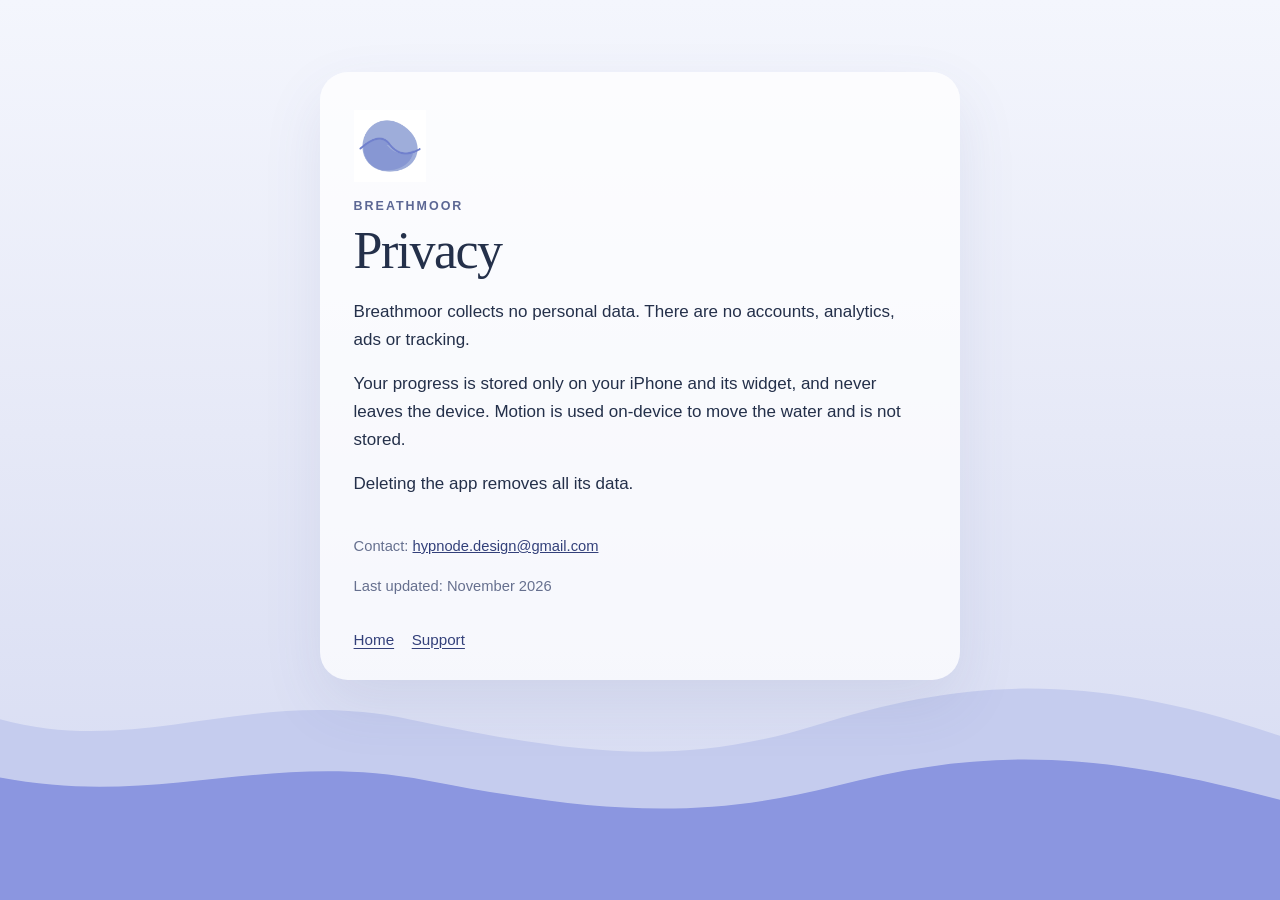
<file: breathmoor/privacy/index.html>
<!DOCTYPE html>
<html lang="en">
<head>
  <meta charset="utf-8">
  <meta name="viewport" content="width=device-width, initial-scale=1">
  <title>Privacy — Breathmoor</title>
  <meta name="description" content="Breathmoor collects no personal data. Progress stays on your iPhone.">
  <link rel="icon" href="../icon.png">
  <link rel="stylesheet" href="../../assets/base.css">
  <link rel="stylesheet" href="../style.css">
</head>
<body>
  <main class="page">
    <article class="sheet">
      <img class="mark" src="../icon.png" alt="">
      <p class="brand">Breathmoor</p>
      <h1>Privacy</h1>
      <p class="lede">Breathmoor collects no personal data. There are no accounts, analytics, ads or tracking.</p>
      <p>Your progress is stored only on your iPhone and its widget, and never leaves the device. Motion is used on-device to move the water and is not stored.</p>
      <p>Deleting the app removes all its data.</p>
      <footer>
        <p>Contact: <a href="mailto:hypnode.design@gmail.com">hypnode.design@gmail.com</a></p>
        <p>Last updated: November 2026</p>
      </footer>
      <nav>
        <a href="../">Home</a>
        <a href="../support/">Support</a>
      </nav>
    </article>
  </main>
</body>
</html>
</file>
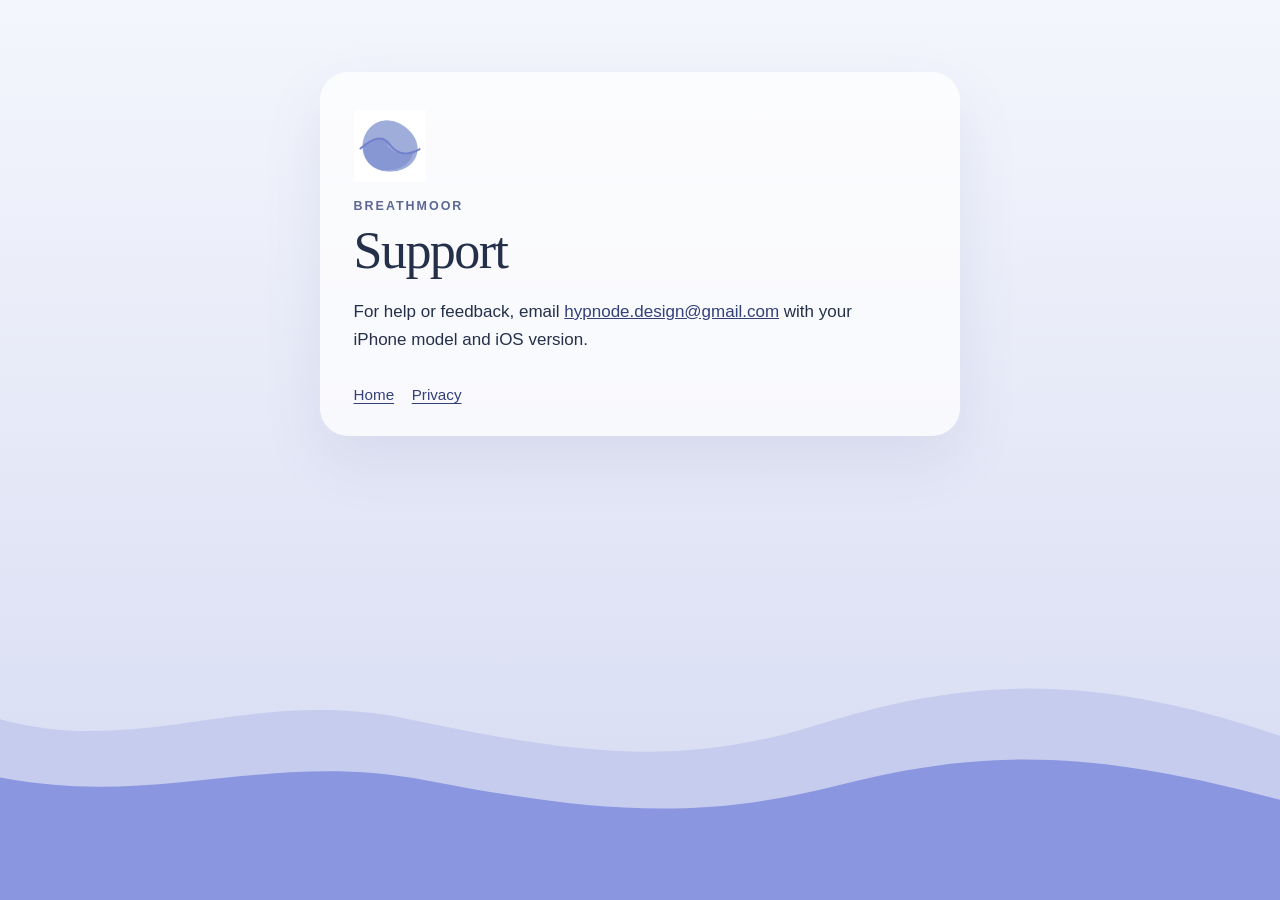
<file: breathmoor/support/index.html>
<!DOCTYPE html>
<html lang="en">
<head>
  <meta charset="utf-8">
  <meta name="viewport" content="width=device-width, initial-scale=1">
  <title>Support — Breathmoor</title>
  <meta name="description" content="Contact Breathmoor support.">
  <link rel="icon" href="../icon.png">
  <link rel="stylesheet" href="../../assets/base.css">
  <link rel="stylesheet" href="../style.css">
</head>
<body>
  <main class="page">
    <article class="sheet">
      <img class="mark" src="../icon.png" alt="">
      <p class="brand">Breathmoor</p>
      <h1>Support</h1>
      <p class="lede">For help or feedback, email <a href="mailto:hypnode.design@gmail.com">hypnode.design@gmail.com</a> with your iPhone model and iOS version.</p>
      <nav>
        <a href="../">Home</a>
        <a href="../privacy/">Privacy</a>
      </nav>
    </article>
  </main>
</body>
</html>
</file>
<file: assets/base.css>
*,
*::before,
*::after {
  box-sizing: border-box;
}

html {
  -webkit-text-size-adjust: 100%;
}

body {
  margin: 0;
  min-height: 100vh;
  color: #24304a;
  background: #e7eaf8;
  font-family: "Avenir Next", "Segoe UI", sans-serif;
  font-size: 1.0625rem;
  line-height: 1.65;
}

a {
  color: #33407a;
}

a:hover {
  color: #1e274d;
}

img {
  display: block;
  max-width: 100%;
}

.page {
  width: min(40rem, calc(100% - 2rem));
  margin: 0 auto;
  padding: 4.5rem 0 6rem;
}

h1 {
  margin: 0.35rem 0 0;
  font-family: Palatino, "Iowan Old Style", "Palatino Linotype", Georgia, serif;
  font-size: clamp(2.4rem, 5vw, 3.25rem);
  font-weight: 500;
  letter-spacing: -0.03em;
  line-height: 1.1;
}

p {
  margin: 0 0 1rem;
}

.brand {
  margin: 0.85rem 0 0;
  color: #5c6794;
  font-size: 0.78rem;
  font-weight: 600;
  letter-spacing: 0.16em;
  text-transform: uppercase;
}

nav {
  display: flex;
  gap: 1.1rem;
  margin-top: 1.75rem;
  font-size: 0.95rem;
}

nav a {
  text-decoration-thickness: 1px;
  text-underline-offset: 0.2em;
}

footer {
  margin-top: 2.25rem;
  color: #66708f;
  font-size: 0.92rem;
}

footer p:last-child {
  margin-bottom: 0;
}
</file>
<file: breathmoor/style.css>
body {
  background:
    linear-gradient(#f4f6fd 0%, #e6e9f7 48%, #d5daf2 100%);
}

body::after {
  content: "";
  position: fixed;
  left: 0;
  right: 0;
  bottom: 0;
  height: 34vh;
  pointer-events: none;
  background: url("data:image/svg+xml,%3Csvg xmlns='http://www.w3.org/2000/svg' viewBox='0 0 1440 220' preserveAspectRatio='none'%3E%3Cpath fill='%23c5ccee' d='M0 90c160 28 280-24 460 0s300 36 460 4 300-40 520 8v118H0z'/%3E%3Cpath fill='%238b96e0' d='M0 132c180 22 300-20 480 2s300 30 460 4 280-28 500 10v72H0z'/%3E%3C/svg%3E") center bottom / 100% 100% no-repeat;
}

.page {
  position: relative;
  z-index: 1;
}

.sheet {
  padding: 2.4rem 2.1rem 1.8rem;
  background: rgba(255, 255, 255, 0.74);
  border-radius: 28px;
  box-shadow: 0 24px 60px rgba(74, 86, 150, 0.1);
}

.mark {
  width: 4.5rem;
  height: 4.5rem;
}

.lede {
  margin-top: 1.15rem;
  max-width: 34rem;
}

@media (max-width: 640px) {
  .page {
    padding-top: 2.5rem;
  }

  .sheet {
    padding: 1.6rem 1.25rem 1.35rem;
    border-radius: 22px;
  }
}
</file>
